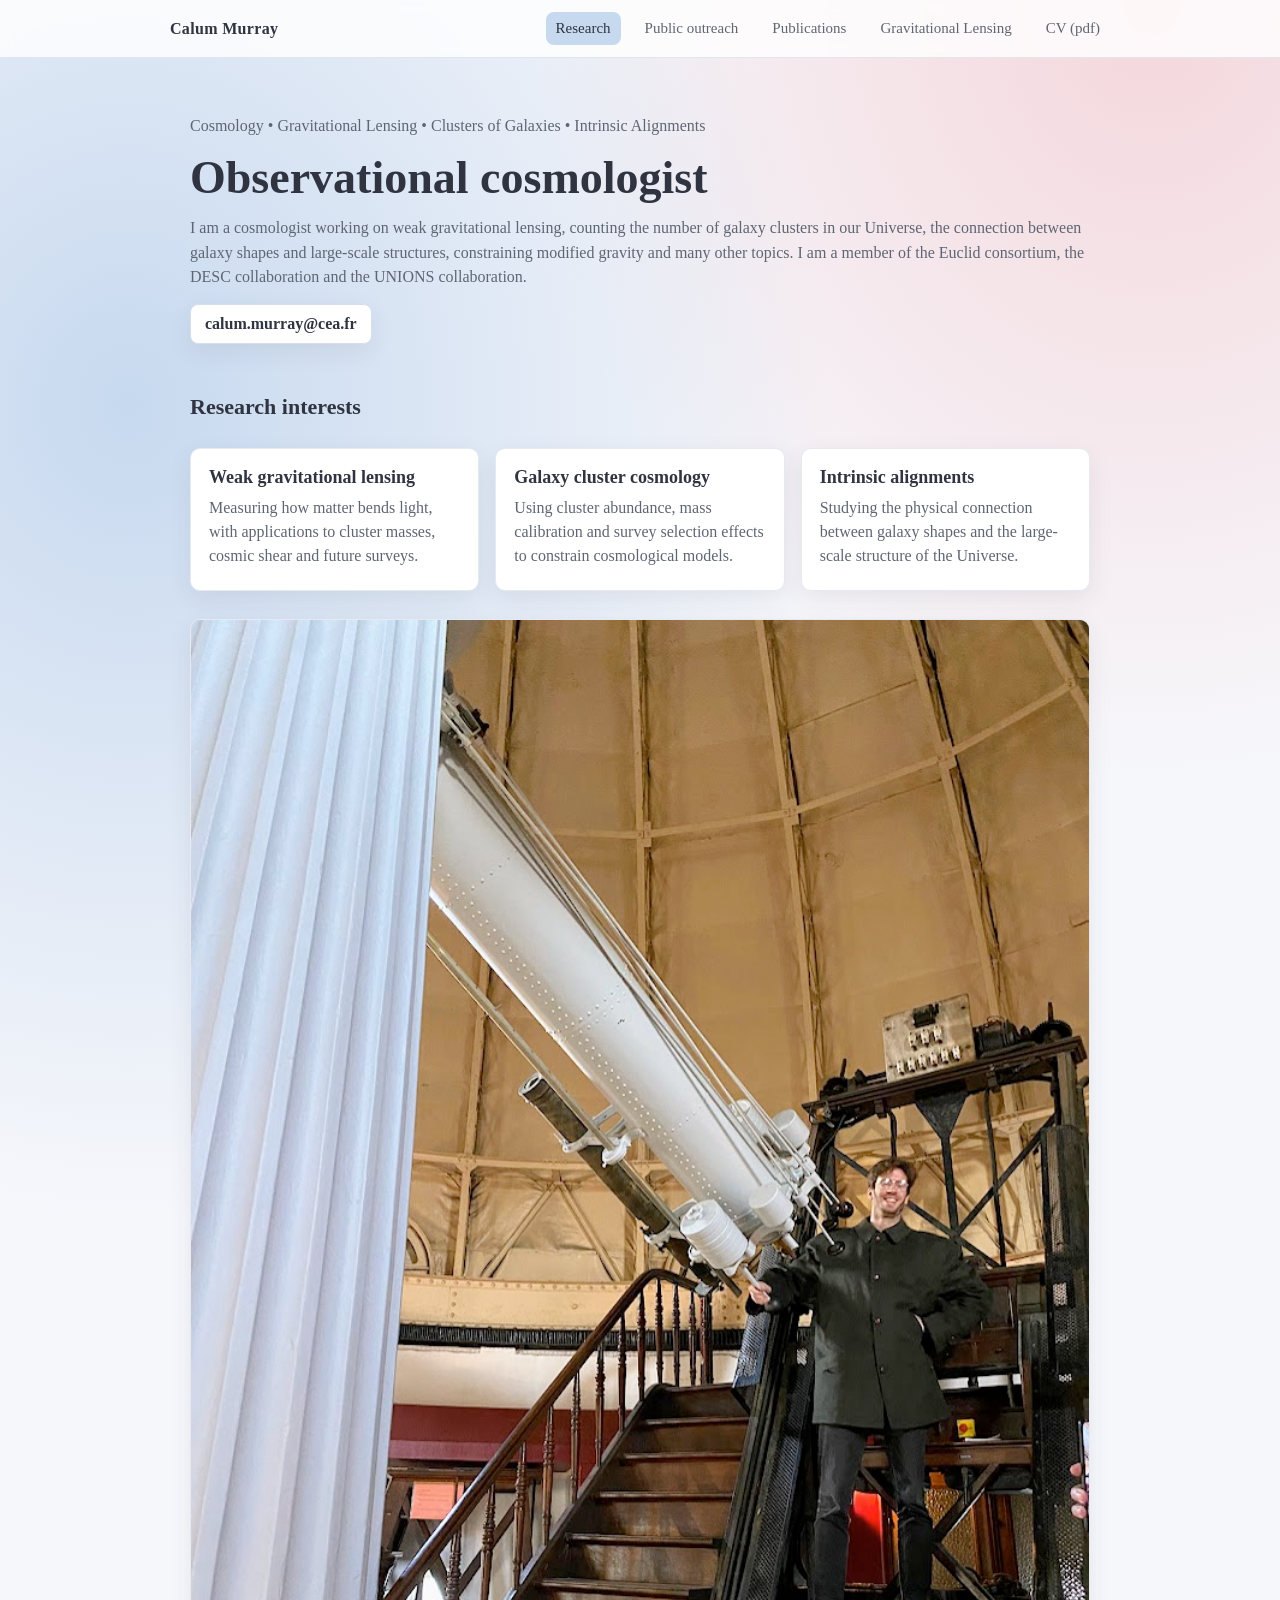
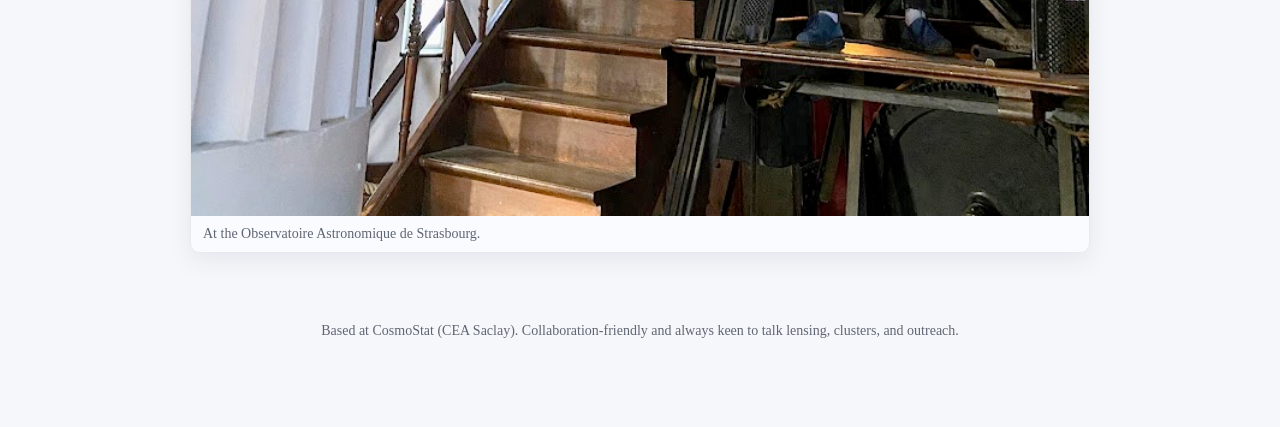
<file: index.html>
<!DOCTYPE html>
<html lang="en">
<head>
  <meta charset="UTF-8" />
  <meta name="viewport" content="width=device-width, initial-scale=1.0" />
  <title>Calum Murray | Cosmology, Weak Lensing &amp; Galaxy Clusters</title>
  <meta
    name="description"
    content="Calum Murray is an observational cosmologist at CosmoStat, CEA Saclay, working on weak gravitational lensing, galaxy clusters, intrinsic alignments, modified gravity, Euclid, DESC and UNIONS."
  />
  <meta name="author" content="Calum Murray" />
  <meta name="robots" content="index, follow" />
  <link rel="canonical" href="https://calumhrmurray.github.io/calumhrmurray/" />
  <meta property="og:type" content="profile" />
  <meta property="og:site_name" content="Calum Murray" />
  <meta property="og:title" content="Calum Murray | Cosmology, Weak Lensing &amp; Galaxy Clusters" />
  <meta
    property="og:description"
    content="Observational cosmologist working on weak gravitational lensing, galaxy clusters, intrinsic alignments, modified gravity, Euclid, DESC and UNIONS."
  />
  <meta property="og:url" content="https://calumhrmurray.github.io/calumhrmurray/" />
  <meta name="twitter:card" content="summary" />
  <meta name="twitter:title" content="Calum Murray | Cosmology, Weak Lensing &amp; Galaxy Clusters" />
  <meta
    name="twitter:description"
    content="Observational cosmologist working on weak gravitational lensing, galaxy clusters, intrinsic alignments, modified gravity, Euclid, DESC and UNIONS."
  />
  <link rel="stylesheet" href="styles.css" />
  <script type="application/ld+json">
    {
      "@context": "https://schema.org",
      "@type": "Person",
      "name": "Calum Murray",
      "url": "https://calumhrmurray.github.io/calumhrmurray/",
      "jobTitle": "Observational cosmologist",
      "email": "mailto:calum.murray@cea.fr",
      "affiliation": {
        "@type": "Organization",
        "name": "CosmoStat, CEA Saclay",
        "url": "https://www.cosmostat.org/"
      },
      "description": "Calum Murray is an observational cosmologist working on weak gravitational lensing, galaxy clusters, intrinsic alignments and modified gravity.",
      "knowsAbout": [
        "Cosmology",
        "Weak gravitational lensing",
        "Galaxy clusters",
        "Intrinsic alignments",
        "Modified gravity",
        "Euclid",
        "LSST DESC",
        "UNIONS"
      ],
      "sameAs": [
        "https://www.cosmostat.org/people/calum-murray",
        "https://github.com/calumhrmurray"
      ]
    }
  </script>
</head>
<body>
  <nav class="navbar">
    <div class="navbar__inner">
      <a class="brand" href="index.html">Calum Murray</a>
      <div class="nav-links">
        <a href="index.html" aria-current="page">Research</a>
        <a href="outreach.html">Public outreach</a>
        <a href="publications.html">Publications</a>
        <a href="weak_lens.html">Gravitational Lensing</a>
        <a href="cv.pdf" target="_blank" rel="noopener">CV (pdf)</a>
      </div>
    </div>
  </nav>

  <div class="page">
    <header class="hero">
      <p class="muted">Cosmology • Gravitational Lensing • Clusters of Galaxies • Intrinsic Alignments</p>
      <h1>Observational cosmologist</h1>
      <p>I am a cosmologist working on weak gravitational lensing, counting the number of galaxy clusters in our Universe, the connection between galaxy shapes and large-scale structures, constraining modified gravity and many other topics. I am a member of the Euclid consortium, the DESC collaboration and the UNIONS collaboration.</p>
      <div class="hero__actions">
        <a class="button" href="mailto:calum.murray@cea.fr">calum.murray@cea.fr</a>
      </div>
    </header>

    <section aria-labelledby="research-interests">
      <h2 class="section-title" id="research-interests">Research interests</h2>
      <div class="grid">
        <article class="card">
          <h3>Weak gravitational lensing</h3>
          <p>Measuring how matter bends light, with applications to cluster masses, cosmic shear and future surveys.</p>
        </article>
        <article class="card">
          <h3>Galaxy cluster cosmology</h3>
          <p>Using cluster abundance, mass calibration and survey selection effects to constrain cosmological models.</p>
        </article>
        <article class="card">
          <h3>Intrinsic alignments</h3>
          <p>Studying the physical connection between galaxy shapes and the large-scale structure of the Universe.</p>
        </article>
      </div>
    </section>

    <figure class="figure">
      <img
        id="profile-photo"
        alt="Standing beside a historic telescope inside an observatory dome."
        role="button"
        tabindex="0"
        aria-pressed="false"
      />
      <figcaption>At the Observatoire Astronomique de Strasbourg.</figcaption>
    </figure>
    <script src="photo-data.js"></script>
    <script>
      const photo = document.getElementById('profile-photo');

      function buildMonochromeVersion() {
        return new Promise((resolve, reject) => {
          if (!photo) {
            reject(new Error('Profile photo not found'));
            return;
          }

          const process = () => {
            const canvas = document.createElement('canvas');
            canvas.width = photo.naturalWidth;
            canvas.height = photo.naturalHeight;
            const ctx = canvas.getContext('2d');
            ctx.drawImage(photo, 0, 0);

            const imageData = ctx.getImageData(0, 0, canvas.width, canvas.height);
            const data = imageData.data;

            for (let i = 0; i < data.length; i += 4) {
              const r = data[i];
              const g = data[i + 1];
              const b = data[i + 2];
              // Luminance-preserving grayscale conversion
              const gray = 0.299 * r + 0.587 * g + 0.114 * b;
              data[i] = gray;
              data[i + 1] = gray;
              data[i + 2] = gray;
            }

            ctx.putImageData(imageData, 0, 0);
            const altSrc = canvas.toDataURL('image/png');
            resolve(altSrc);
          };

          if (photo.complete) {
            process();
          } else {
            photo.addEventListener('load', process, { once: true });
            photo.addEventListener('error', reject, { once: true });
          }
        });
      }

      if (photo) {
        const originalSrc = window.PROFILE_PHOTO_SRC || photo.getAttribute('src');
        if (originalSrc) {
          photo.src = originalSrc;
        }
        let monochromeSrc = null;

        const togglePhoto = async () => {
          try {
            if (!monochromeSrc) {
              monochromeSrc = await buildMonochromeVersion();
            }

            const useMonochrome = !photo.classList.contains('is-monochrome');
            photo.classList.toggle('is-monochrome', useMonochrome);
            photo.setAttribute('aria-pressed', useMonochrome);
            photo.src = useMonochrome ? monochromeSrc : originalSrc;
          } catch (err) {
            console.error('Could not build monochrome photo', err);
          }
        };

        photo.addEventListener('click', togglePhoto);
        photo.addEventListener('keydown', event => {
          if (event.key === 'Enter' || event.key === ' ') {
            event.preventDefault();
            togglePhoto();
          }
        });
      }
    </script>

    <footer>
      <p>Based at CosmoStat (CEA Saclay). Collaboration-friendly and always keen to talk lensing, clusters, and outreach.</p>
    </footer>
  </div>
</body>
</html>
</file>
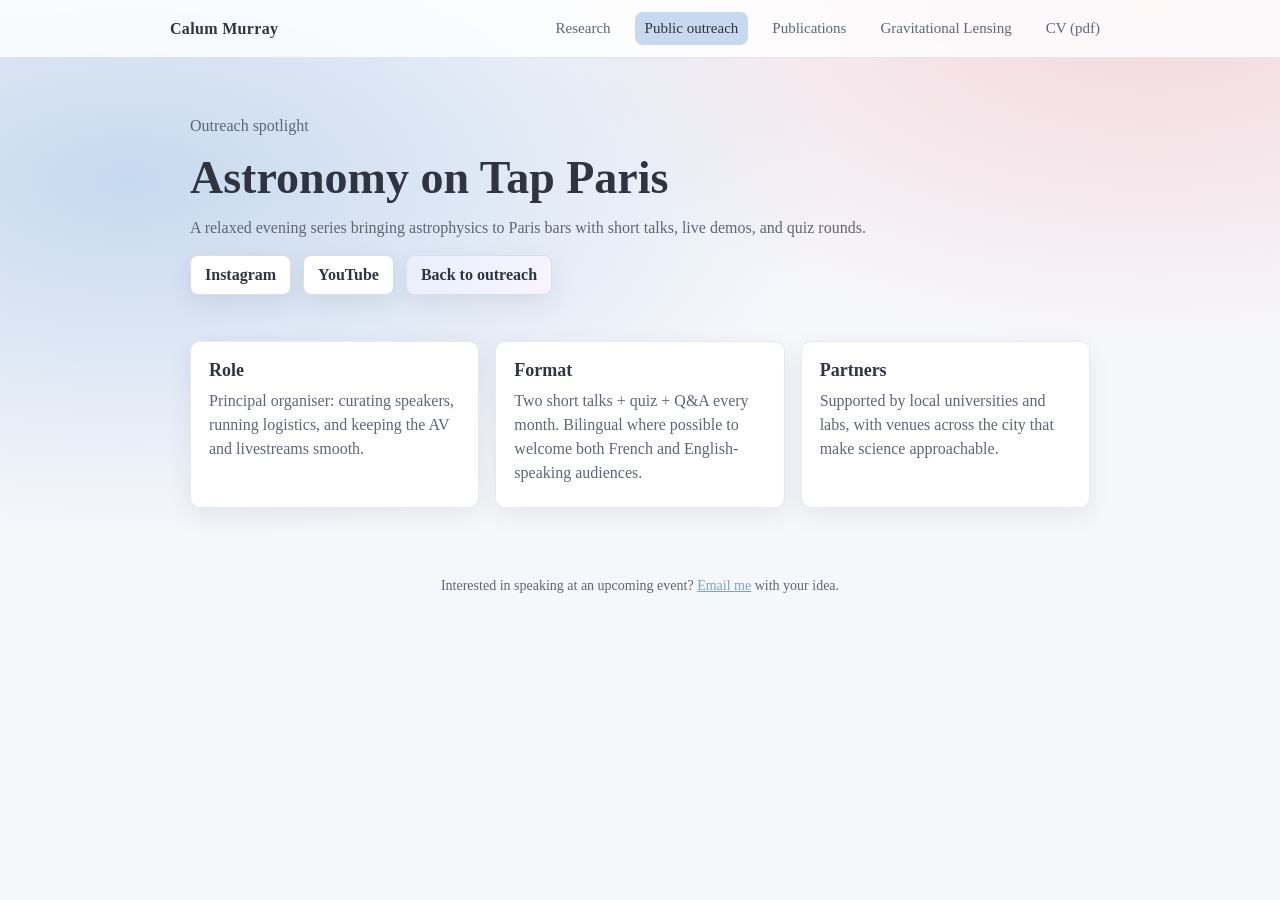
<file: aot.html>
<!DOCTYPE html>
<html lang="en">
<head>
  <meta charset="UTF-8" />
  <meta name="viewport" content="width=device-width, initial-scale=1.0" />
  <title>Astronomy on Tap Paris | Calum Murray</title>
  <meta
    name="description"
    content="Astronomy on Tap Paris outreach activities organised by Calum Murray, with relaxed astrophysics talks, live demonstrations and quiz rounds."
  />
  <meta name="author" content="Calum Murray" />
  <meta name="robots" content="index, follow" />
  <link rel="canonical" href="https://calumhrmurray.github.io/calumhrmurray/aot.html" />
  <meta property="og:type" content="website" />
  <meta property="og:site_name" content="Calum Murray" />
  <meta property="og:title" content="Astronomy on Tap Paris | Calum Murray" />
  <meta
    property="og:description"
    content="A relaxed public astronomy series in Paris, organised by Calum Murray, with short talks, live demonstrations and quizzes."
  />
  <meta property="og:url" content="https://calumhrmurray.github.io/calumhrmurray/aot.html" />
  <meta name="twitter:card" content="summary" />
  <meta name="twitter:title" content="Astronomy on Tap Paris | Calum Murray" />
  <meta
    name="twitter:description"
    content="A relaxed public astronomy series in Paris, organised by Calum Murray, with short talks, live demonstrations and quizzes."
  />
  <link rel="stylesheet" href="styles.css" />
</head>
<body>
  <nav class="navbar">
    <div class="navbar__inner">
      <a class="brand" href="index.html">Calum Murray</a>
      <div class="nav-links">
        <a href="index.html">Research</a>
        <a href="outreach.html" aria-current="page">Public outreach</a>
        <a href="publications.html">Publications</a>
        <a href="weak_lens.html">Gravitational Lensing</a>
        <a href="cv.pdf" target="_blank" rel="noopener">CV (pdf)</a>
      </div>
    </div>
  </nav>

  <div class="page">
    <header class="hero">
      <p class="muted">Outreach spotlight</p>
      <h1>Astronomy on Tap Paris</h1>
      <p>A relaxed evening series bringing astrophysics to Paris bars with short talks, live demos, and quiz rounds.</p>
      <div class="hero__actions">
        <a class="button" href="https://www.instagram.com/aotparis/" target="_blank" rel="noopener">Instagram</a>
        <a class="button" href="https://www.youtube.com/@AoTParis" target="_blank" rel="noopener">YouTube</a>
        <a class="button secondary" href="outreach.html">Back to outreach</a>
      </div>
    </header>

    <section>
      <div class="grid">
        <div class="card">
          <h3>Role</h3>
          <p>Principal organiser: curating speakers, running logistics, and keeping the AV and livestreams smooth.</p>
        </div>
        <div class="card">
          <h3>Format</h3>
          <p>Two short talks + quiz + Q&amp;A every month. Bilingual where possible to welcome both French and English-speaking audiences.</p>
        </div>
        <div class="card">
          <h3>Partners</h3>
          <p>Supported by local universities and labs, with venues across the city that make science approachable.</p>
        </div>
      </div>
    </section>

    <footer>
      <p>Interested in speaking at an upcoming event? <a href="mailto:calum.murray@cea.fr">Email me</a> with your idea.</p>
    </footer>
  </div>
</body>
</html>
</file>
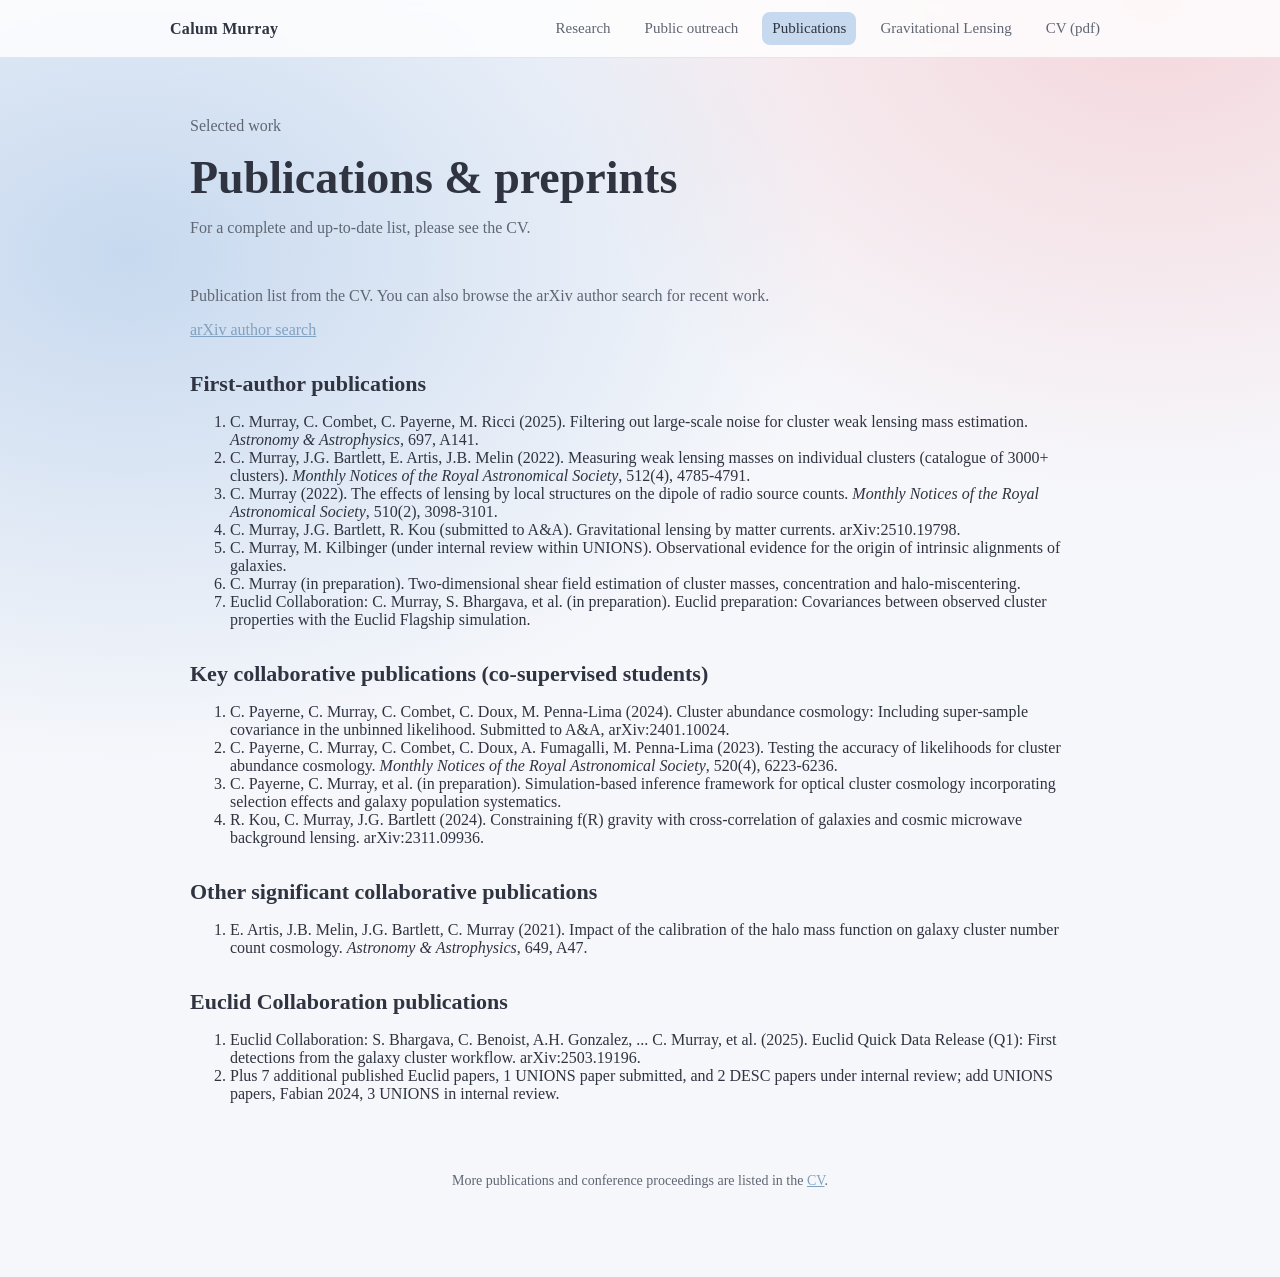
<file: publications.html>
<!DOCTYPE html>
<html lang="en">
<head>
  <meta charset="UTF-8" />
  <meta name="viewport" content="width=device-width, initial-scale=1.0" />
  <title>Calum Murray | Publications and Preprints</title>
  <meta
    name="description"
    content="Selected publications and preprints by Calum Murray on weak gravitational lensing, galaxy cluster cosmology, modified gravity and large-scale structure."
  />
  <meta name="author" content="Calum Murray" />
  <meta name="robots" content="index, follow" />
  <link rel="canonical" href="https://calumhrmurray.github.io/calumhrmurray/publications.html" />
  <meta property="og:type" content="website" />
  <meta property="og:site_name" content="Calum Murray" />
  <meta property="og:title" content="Calum Murray | Publications and Preprints" />
  <meta
    property="og:description"
    content="Selected cosmology publications and preprints by Calum Murray, including weak lensing, galaxy clusters and large-scale structure."
  />
  <meta property="og:url" content="https://calumhrmurray.github.io/calumhrmurray/publications.html" />
  <meta name="twitter:card" content="summary" />
  <meta name="twitter:title" content="Calum Murray | Publications and Preprints" />
  <meta
    name="twitter:description"
    content="Selected cosmology publications and preprints by Calum Murray, including weak lensing, galaxy clusters and large-scale structure."
  />
  <link rel="stylesheet" href="styles.css" />
</head>
<body>
  <nav class="navbar">
    <div class="navbar__inner">
      <a class="brand" href="index.html">Calum Murray</a>
      <div class="nav-links">
        <a href="index.html">Research</a>
        <a href="outreach.html">Public outreach</a>
        <a href="publications.html" aria-current="page">Publications</a>
        <a href="weak_lens.html">Gravitational Lensing</a>
        <a href="cv.pdf" target="_blank" rel="noopener">CV (pdf)</a>
      </div>
    </div>
  </nav>

  <div class="page">
    <header class="hero">
      <p class="muted">Selected work</p>
      <h1>Publications &amp; preprints</h1>
      <p>For a complete and up-to-date list, please see the CV.</p>
    </header>

    <section>
      <p class="muted">Publication list from the CV. You can also browse the arXiv author search for recent work.</p>
      <p><a href="https://arxiv.org/search/astro-ph?query=Calum+Murray&searchtype=author" target="_blank" rel="noopener">arXiv author search</a></p>
    </section>

    <section>
      <h2 class="section-title">First-author publications</h2>
      <ol>
        <li>C. Murray, C. Combet, C. Payerne, M. Ricci (2025). Filtering out large-scale noise for cluster weak lensing mass estimation. <em>Astronomy &amp; Astrophysics</em>, 697, A141.</li>
        <li>C. Murray, J.G. Bartlett, E. Artis, J.B. Melin (2022). Measuring weak lensing masses on individual clusters (catalogue of 3000+ clusters). <em>Monthly Notices of the Royal Astronomical Society</em>, 512(4), 4785-4791.</li>
        <li>C. Murray (2022). The effects of lensing by local structures on the dipole of radio source counts. <em>Monthly Notices of the Royal Astronomical Society</em>, 510(2), 3098-3101.</li>
        <li>C. Murray, J.G. Bartlett, R. Kou (submitted to A&amp;A). Gravitational lensing by matter currents. arXiv:2510.19798.</li>
        <li>C. Murray, M. Kilbinger (under internal review within UNIONS). Observational evidence for the origin of intrinsic alignments of galaxies.</li>
        <li>C. Murray (in preparation). Two-dimensional shear field estimation of cluster masses, concentration and halo-miscentering.</li>
        <li>Euclid Collaboration: C. Murray, S. Bhargava, et al. (in preparation). Euclid preparation: Covariances between observed cluster properties with the Euclid Flagship simulation.</li>
      </ol>
    </section>

    <section>
      <h2 class="section-title">Key collaborative publications (co-supervised students)</h2>
      <ol>
        <li>C. Payerne, C. Murray, C. Combet, C. Doux, M. Penna-Lima (2024). Cluster abundance cosmology: Including super-sample covariance in the unbinned likelihood. Submitted to A&amp;A, arXiv:2401.10024.</li>
        <li>C. Payerne, C. Murray, C. Combet, C. Doux, A. Fumagalli, M. Penna-Lima (2023). Testing the accuracy of likelihoods for cluster abundance cosmology. <em>Monthly Notices of the Royal Astronomical Society</em>, 520(4), 6223-6236.</li>
        <li>C. Payerne, C. Murray, et al. (in preparation). Simulation-based inference framework for optical cluster cosmology incorporating selection effects and galaxy population systematics.</li>
        <li>R. Kou, C. Murray, J.G. Bartlett (2024). Constraining f(R) gravity with cross-correlation of galaxies and cosmic microwave background lensing. arXiv:2311.09936.</li>
      </ol>
    </section>

    <section>
      <h2 class="section-title">Other significant collaborative publications</h2>
      <ol>
        <li>E. Artis, J.B. Melin, J.G. Bartlett, C. Murray (2021). Impact of the calibration of the halo mass function on galaxy cluster number count cosmology. <em>Astronomy &amp; Astrophysics</em>, 649, A47.</li>
      </ol>
    </section>

    <section>
      <h2 class="section-title">Euclid Collaboration publications</h2>
      <ol>
        <li>Euclid Collaboration: S. Bhargava, C. Benoist, A.H. Gonzalez, ... C. Murray, et al. (2025). Euclid Quick Data Release (Q1): First detections from the galaxy cluster workflow. arXiv:2503.19196.</li>
        <li>Plus 7 additional published Euclid papers, 1 UNIONS paper submitted, and 2 DESC papers under internal review; add UNIONS papers, Fabian 2024, 3 UNIONS in internal review.</li>
      </ol>
    </section>

    <footer>
      <p>More publications and conference proceedings are listed in the <a href="cv.pdf" target="_blank" rel="noopener">CV</a>.</p>
    </footer>
  </div>
</body>
</html>
</file>
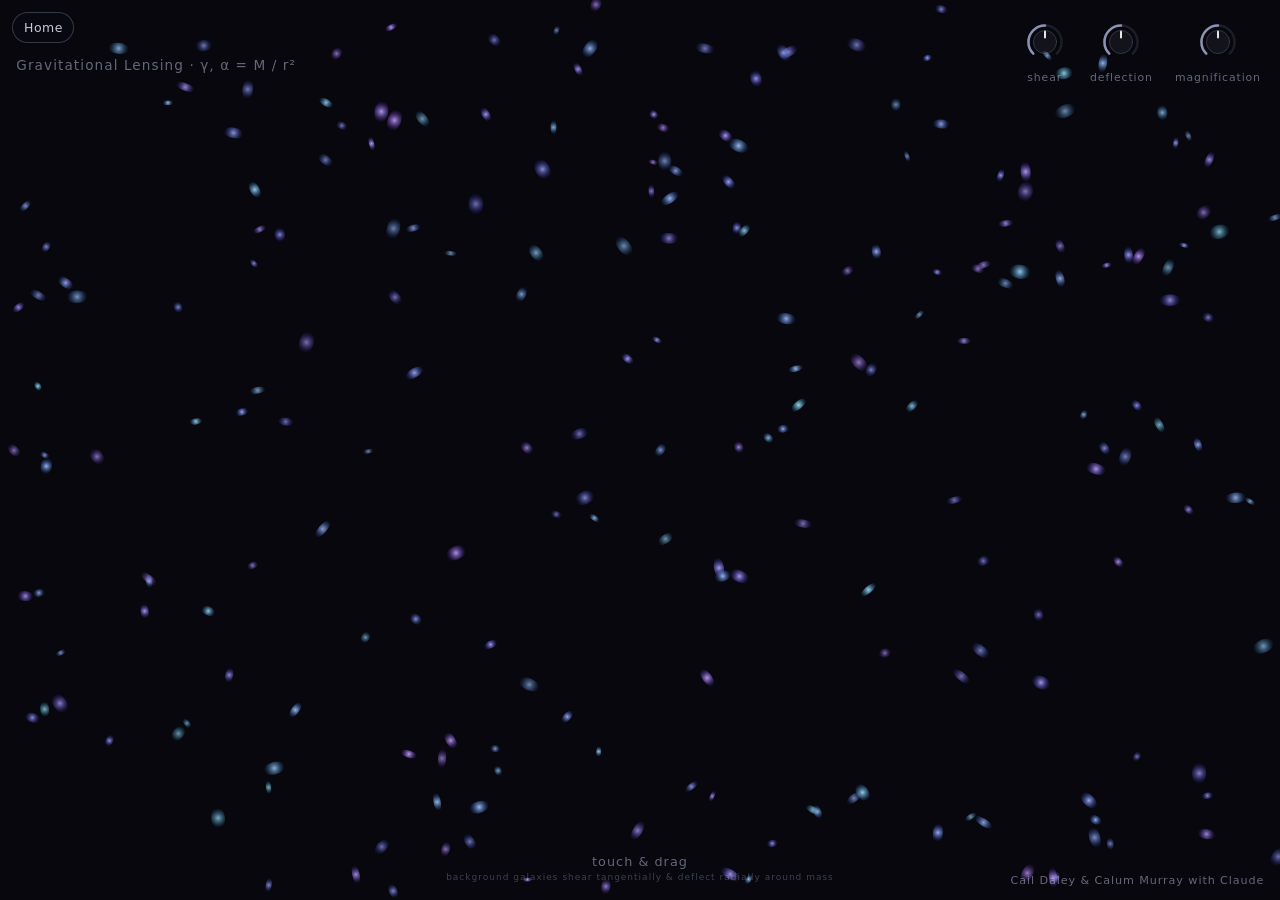
<file: weak_lens.html>
<!DOCTYPE html>
<html lang="en">
<head>
<meta charset="utf-8">
<meta name="viewport" content="width=device-width, initial-scale=1.0, viewport-fit=cover">
<title>Gravitational Lensing | Calum Murray</title>
<meta name="description" content="Interactive gravitational lensing visualization by Calum Murray showing shear, deflection and magnification around a mass." />
<meta name="author" content="Calum Murray" />
<meta name="robots" content="index, follow" />
<link rel="canonical" href="https://calumhrmurray.github.io/calumhrmurray/weak_lens.html" />
<meta property="og:type" content="website" />
<meta property="og:site_name" content="Calum Murray" />
<meta property="og:title" content="Gravitational Lensing | Calum Murray" />
<meta property="og:description" content="Interactive gravitational lensing visualization showing shear, deflection and magnification around a mass." />
<meta property="og:url" content="https://calumhrmurray.github.io/calumhrmurray/weak_lens.html" />
<meta name="twitter:card" content="summary" />
<meta name="twitter:title" content="Gravitational Lensing | Calum Murray" />
<meta name="twitter:description" content="Interactive gravitational lensing visualization showing shear, deflection and magnification around a mass." />
<style>
  html, body {
    margin: 0; padding: 0; height: 100%;
    background: #07070d;
    overflow: hidden;
    touch-action: none;
    -webkit-user-select: none; user-select: none;
    font-family: -apple-system, BlinkMacSystemFont, "SF Pro", system-ui, sans-serif;
  }
  canvas { display: block; }
  .home-link {
    position: fixed;
    top: 1em;
    left: 1em;
    z-index: 2;
    color: rgba(245, 245, 255, 0.82);
    text-decoration: none;
    border: 1px solid rgba(220, 220, 255, 0.22);
    border-radius: 999px;
    padding: 0.55em 0.85em;
    background: rgba(12, 12, 22, 0.58);
    backdrop-filter: blur(8px);
    letter-spacing: 0.04em;
    font-size: 0.78em;
  }
  .home-link:hover,
  .home-link:focus {
    color: rgba(255, 255, 255, 0.96);
    border-color: rgba(220, 220, 255, 0.46);
    outline: none;
  }
  .label {
    position: fixed;
    color: rgba(220, 220, 255, 0.45);
    pointer-events: none;
    letter-spacing: 0.08em;
  }
  .title { top: 4.2em; left: 1.2em; font-size: 0.85em; }
  .hint { bottom: 1.4em; left: 0; right: 0; text-align: center; font-size: 0.8em; }
  .credits { bottom: 1.2em; right: 1.4em; font-size: 0.7em; text-align: right; }
  .sub { font-size: 0.7em; opacity: 0.6; margin-top: 0.3em; }
  .controls {
    position: fixed;
    top: 1.2em;
    right: 1.2em;
    display: flex;
    gap: 1.4em;
  }
  .dial-wrap {
    display: flex;
    flex-direction: column;
    align-items: center;
    gap: 0.35em;
  }
  .dial-canvas { cursor: ns-resize; touch-action: none; }
  .dial-label {
    font-size: 0.68em;
    color: rgba(220, 220, 255, 0.45);
    letter-spacing: 0.08em;
  }
</style>
</head>
<body>
<canvas id="c"></canvas>
<a class="home-link" href="index.html">Home</a>
<div class="label title">Gravitational Lensing · γ, α = M / r²</div>
<div class="label hint">
  touch &amp; drag
  <div class="sub">background galaxies shear tangentially &amp; deflect radially around mass</div>
</div>
<div class="label credits">Cail Daley &amp; Calum Murray with Claude</div>
<div class="controls">
  <div class="dial-wrap">
    <canvas class="dial-canvas" id="dial-shear"></canvas>
    <span class="dial-label">shear</span>
  </div>
  <div class="dial-wrap">
    <canvas class="dial-canvas" id="dial-deflect"></canvas>
    <span class="dial-label">deflection</span>
  </div>
  <div class="dial-wrap">
    <canvas class="dial-canvas" id="dial-magnify"></canvas>
    <span class="dial-label">magnification</span>
  </div>
</div>
<script>
const c = document.getElementById('c');
const ctx = c.getContext('2d');
let W = 0, H = 0, DPR = 1;

function resize() {
  DPR = window.devicePixelRatio || 1;
  W = innerWidth; H = innerHeight;
  c.width = W * DPR; c.height = H * DPR;
  c.style.width = W + 'px'; c.style.height = H + 'px';
  ctx.setTransform(DPR, 0, 0, DPR, 0, 0);
  placeGalaxies();
}

const N = 220;
let galaxies = [];

function placeGalaxies() {
  galaxies = [];
  for (let i = 0; i < N; i++) {
    galaxies.push({
      x: Math.random() * W,
      y: Math.random() * H,
      a: 5 + Math.random() * 6,
      e0: 0.3 + Math.random() * 0.35,         // intrinsic ellipticity
      theta0: Math.random() * Math.PI,        // intrinsic orientation
      hue: 195 + Math.random() * 70,          // blue → violet → soft rose
      vx: (Math.random() - 0.5) * 0.05,
      vy: (Math.random() - 0.5) * 0.05,
      phase: Math.random() * Math.PI * 2,     // for subtle twinkle
    });
  }
}

let mass = null;             // active touch
let ghost = null;            // fading after release
function setMass(x, y) { mass = { x, y }; ghost = null; }
function releaseMass() {
  if (mass) ghost = { x: mass.x, y: mass.y, life: 1.0 };
  mass = null;
}

c.addEventListener('pointerdown', e => setMass(e.clientX, e.clientY));
c.addEventListener('pointermove', e => {
  if (mass !== null) setMass(e.clientX, e.clientY);
});
c.addEventListener('pointerup', releaseMass);
c.addEventListener('pointercancel', releaseMass);
c.addEventListener('pointerleave', releaseMass);

const M_STRENGTH = 9000;        // shear strength
const DEFLECT_STRENGTH = 18000; // deflection strength (apparent position shift)

// Dial values: 0 = off, 1 = nominal strength, 2 = double
const dialValues = { shear: 1, deflect: 1, magnify: 1 };

const DIAL_START = 3 * Math.PI / 4;  // 7:30 o'clock in canvas coords
const DIAL_SWEEP = 3 * Math.PI / 2;  // 270° total sweep

function drawDialCanvas(canvas, value) {
  const dpr = window.devicePixelRatio || 1;
  const size = 46;
  canvas.width = size * dpr;
  canvas.height = size * dpr;
  canvas.style.width = size + 'px';
  canvas.style.height = size + 'px';
  const dc = canvas.getContext('2d');
  dc.setTransform(dpr, 0, 0, dpr, 0, 0);

  const cx = size / 2, cy = size / 2, r = size * 0.36;
  const currentAngle = DIAL_START + (value / 2) * DIAL_SWEEP;

  // Track arc (full range, dim)
  dc.beginPath();
  dc.arc(cx, cy, r, DIAL_START, DIAL_START + DIAL_SWEEP);
  dc.strokeStyle = 'rgba(220,220,255,0.1)';
  dc.lineWidth = 2.5; dc.lineCap = 'round';
  dc.stroke();

  // Filled arc (0 → current value)
  if (value > 0.01) {
    dc.beginPath();
    dc.arc(cx, cy, r, DIAL_START, currentAngle);
    dc.strokeStyle = 'rgba(200,210,255,0.65)';
    dc.lineWidth = 2.5; dc.lineCap = 'round';
    dc.stroke();
  }

  // Knob body
  dc.beginPath();
  dc.arc(cx, cy, r - 5, 0, Math.PI * 2);
  dc.fillStyle = 'rgba(220,220,255,0.06)';
  dc.fill();
  dc.strokeStyle = 'rgba(220,220,255,0.18)';
  dc.lineWidth = 1; dc.stroke();

  // Indicator tick
  const i1 = r - 12, i2 = r - 6;
  dc.beginPath();
  dc.moveTo(cx + i1 * Math.cos(currentAngle), cy + i1 * Math.sin(currentAngle));
  dc.lineTo(cx + i2 * Math.cos(currentAngle), cy + i2 * Math.sin(currentAngle));
  dc.strokeStyle = 'rgba(255,255,255,0.9)';
  dc.lineWidth = 2; dc.lineCap = 'round';
  dc.stroke();
}

function setupDials() {
  for (const name of ['shear', 'deflect', 'magnify']) {
    const canvas = document.getElementById('dial-' + name);
    drawDialCanvas(canvas, dialValues[name]);

    let startY, startVal;
    canvas.addEventListener('pointerdown', e => {
      startY = e.clientY; startVal = dialValues[name];
      canvas.setPointerCapture(e.pointerId);
      e.preventDefault();
    });
    canvas.addEventListener('pointermove', e => {
      if (startY === undefined) return;
      dialValues[name] = Math.max(0, Math.min(2, startVal + (startY - e.clientY) / 120));
      drawDialCanvas(canvas, dialValues[name]);
      e.preventDefault();
    });
    canvas.addEventListener('pointerup', () => { startY = undefined; });
  }
}
setupDials();

function draw(t) {
  ctx.fillStyle = '#07070d';
  ctx.fillRect(0, 0, W, H);

  const lens = mass || (ghost && ghost.life > 0 ? ghost : null);

  for (const g of galaxies) {
    // drift
    g.x += g.vx; g.y += g.vy;
    if (g.x < -10) g.x = W + 10; else if (g.x > W + 10) g.x = -10;
    if (g.y < -10) g.y = H + 10; else if (g.y > H + 10) g.y = -10;

    let theta = g.theta0;
    let e = g.e0;
    let mag = 1.0;
    let drawX = g.x;
    let drawY = g.y;

    if (lens) {
      const dx = g.x - lens.x;
      const dy = g.y - lens.y;
      const r2 = dx*dx + dy*dy + 600;       // softening core
      const phi = Math.atan2(dy, dx);
      const baseShear = M_STRENGTH / r2;

      if (dialValues.shear > 0) {
        const w = Math.min(1, baseShear * dialValues.shear);
        const tang = phi + Math.PI / 2;
        const ix = g.e0 * Math.cos(2 * g.theta0);
        const iy = g.e0 * Math.sin(2 * g.theta0);
        const sx = w * Math.cos(2 * tang);
        const sy = w * Math.sin(2 * tang);
        const ex = ix + sx; const ey = iy + sy;
        e = Math.min(0.92, Math.sqrt(ex*ex + ey*ey));
        theta = 0.5 * Math.atan2(ey, ex);
      }

      if (dialValues.magnify > 0) {
        const kappa = Math.min(0.65, baseShear * 0.8 * dialValues.magnify);
        mag = Math.min(3.0, 1 / Math.max(0.1, (1 - kappa) * (1 - kappa)));
      }

      if (dialValues.deflect > 0) {
        drawX = g.x + DEFLECT_STRENGTH * dialValues.deflect * dx / r2;
        drawY = g.y + DEFLECT_STRENGTH * dialValues.deflect * dy / r2;
      }
    }

    const a = g.a * mag;
    const b = a * (1 - e);

    const tw = 0.85 + 0.15 * Math.sin(t * 0.001 + g.phase);

    ctx.save();
    ctx.translate(drawX, drawY);
    ctx.rotate(theta);
    const grad = ctx.createRadialGradient(0, 0, 0, 0, 0, a);
    grad.addColorStop(0, `hsla(${g.hue}, 75%, 80%, ${0.95 * tw})`);
    grad.addColorStop(0.6, `hsla(${g.hue}, 65%, 60%, ${0.35 * tw})`);
    grad.addColorStop(1, `hsla(${g.hue}, 60%, 40%, 0)`);
    ctx.fillStyle = grad;
    ctx.beginPath();
    ctx.ellipse(0, 0, a, b, 0, 0, Math.PI * 2);
    ctx.fill();
    ctx.restore();
  }

  // draw lens marker
  if (lens) {
    const alpha = mass ? 0.55 : 0.55 * ghost.life;
    const grad = ctx.createRadialGradient(lens.x, lens.y, 0, lens.x, lens.y, 40);
    grad.addColorStop(0, `rgba(255, 235, 200, ${alpha})`);
    grad.addColorStop(0.4, `rgba(255, 200, 150, ${alpha * 0.4})`);
    grad.addColorStop(1, 'rgba(255, 200, 150, 0)');
    ctx.fillStyle = grad;
    ctx.beginPath();
    ctx.arc(lens.x, lens.y, 40, 0, Math.PI * 2);
    ctx.fill();

    // tiny dot in the center
    ctx.fillStyle = `rgba(255, 250, 230, ${alpha})`;
    ctx.beginPath();
    ctx.arc(lens.x, lens.y, 2.2, 0, Math.PI * 2);
    ctx.fill();
  }

  if (ghost) {
    ghost.life -= 0.025;
    if (ghost.life <= 0) ghost = null;
  }

  requestAnimationFrame(draw);
}

window.addEventListener('resize', resize);
resize();
requestAnimationFrame(draw);
</script>
</body>
</html>
</file>
<file: styles.css>
:root {
  --bg: #f6f7fb;
  --panel: #ffffff;
  --ink: #2f3440;
  --muted: #5f6673;
  --accent: #81a1c1;
  --accent-soft: #c7d9ef;
  --accent-rose: #f4d7dc;
  --shadow: 0 8px 24px rgba(47, 52, 64, 0.08);
  --radius: 10px;
}

* { box-sizing: border-box; }

body {
  margin: 0;
  font-family: "Palatino", "Palatino Linotype", "Book Antiqua", Georgia, serif;
  background: radial-gradient(110% 80% at 10% 20%, var(--accent-soft), transparent 50%),
              radial-gradient(90% 70% at 90% 0%, var(--accent-rose), transparent 55%),
              var(--bg);
  color: var(--ink);
  min-height: 100vh;
}

a { color: var(--accent); }

a:hover { color: #4f6a8c; }

.page {
  max-width: 940px;
  margin: 0 auto;
  padding: 0 20px 64px;
}

.navbar {
  position: sticky;
  top: 0;
  z-index: 5;
  background: rgba(255, 255, 255, 0.8);
  backdrop-filter: blur(6px);
  border-bottom: 1px solid #e2e5ec;
}

.navbar__inner {
  display: flex;
  align-items: center;
  justify-content: space-between;
  flex-wrap: wrap;
  gap: 10px 16px;
  max-width: 980px;
  margin: 0 auto;
  padding: 12px 20px;
}

.brand {
  font-weight: 700;
  letter-spacing: 0.02em;
  color: var(--ink);
  text-decoration: none;
}

.nav-links {
  display: flex;
  flex-wrap: wrap;
  justify-content: flex-end;
  gap: 14px;
  font-size: 15px;
}

.nav-links a {
  color: var(--muted);
  text-decoration: none;
  padding: 8px 10px;
  border-radius: 8px;
}

.nav-links a:hover,
.nav-links a[aria-current="page"] {
  background: var(--accent-soft);
  color: var(--ink);
}

.hero {
  padding: 56px 0 18px;
}

.hero h1 {
  margin: 0 0 12px;
  font-size: clamp(32px, 4vw, 46px);
}

.hero p {
  margin: 0 0 12px;
  color: var(--muted);
  line-height: 1.55;
}

.hero__actions {
  display: flex;
  gap: 12px;
  flex-wrap: wrap;
  margin-top: 14px;
}

.button {
  display: inline-flex;
  align-items: center;
  justify-content: center;
  gap: 6px;
  padding: 10px 14px;
  border-radius: 8px;
  text-decoration: none;
  font-weight: 600;
  border: 1px solid #d6deea;
  color: var(--ink);
  background: #ffffff;
  box-shadow: var(--shadow);
}

.button.secondary {
  background: linear-gradient(120deg, #e8f0fb, #f8f4ff);
  color: #2f3440;
}

.grid {
  display: grid;
  grid-template-columns: repeat(auto-fit, minmax(240px, 1fr));
  gap: 16px;
  margin: 28px 0;
}

.card {
  background: var(--panel);
  border-radius: var(--radius);
  padding: 18px 18px 16px;
  box-shadow: var(--shadow);
  border: 1px solid #e6eaf0;
}

.card h3 {
  margin: 0 0 8px;
  font-size: 18px;
}

.card p {
  margin: 0 0 6px;
  color: var(--muted);
  line-height: 1.5;
}

.section-title {
  font-size: 22px;
  margin: 32px 0 12px;
}

.list {
  list-style: none;
  padding: 0;
  margin: 0;
}

.list li {
  background: #fff;
  border: 1px solid #e6eaf0;
  border-radius: var(--radius);
  padding: 14px 16px;
  margin-bottom: 10px;
  box-shadow: var(--shadow);
}

.list strong { display: block; margin-bottom: 4px; }

.muted { color: var(--muted); }

.figure {
  margin: 20px 0 10px;
  border-radius: var(--radius);
  overflow: hidden;
  box-shadow: var(--shadow);
  border: 1px solid #e6eaf0;
}

.figure img {
  width: 100%;
  display: block;
  cursor: pointer;
  transition: filter 0.45s ease, transform 0.4s ease;
}

.figure img:hover { transform: scale(1.01); }

.figure img.is-monochrome {
  filter: contrast(112%) brightness(102%);
}

.figure figcaption {
  padding: 10px 12px;
  font-size: 14px;
  color: var(--muted);
  background: #f9fbff;
}

.graph-card {
  background: var(--panel);
  border: 1px solid #e6eaf0;
  border-radius: var(--radius);
  box-shadow: var(--shadow);
  padding: 14px 14px 6px;
}

.graph-shell {
  border-radius: 8px;
  background: linear-gradient(180deg, rgba(129, 161, 193, 0.14), rgba(114, 182, 170, 0.12));
  border: 1px solid #d4deeb;
  height: 380px;
  overflow: hidden;
}

#graph svg {
  display: block;
  width: 100%;
  height: 100%;
}

.graph-node circle {
  cursor: grab;
}

.graph-node circle.is-dragging {
  cursor: grabbing;
}

.graph-node text {
  user-select: none;
  pointer-events: none;
}

.poster-grid {
  display: grid;
  grid-template-columns: repeat(auto-fit, minmax(220px, 1fr));
  gap: 20px;
  margin: 24px 0;
}

.poster-card {
  margin: 0;
  background: #fff;
  border: 1px solid #e6eaf0;
  border-radius: var(--radius);
  overflow: hidden;
  box-shadow: var(--shadow);
}

.poster-card img,
.poster-media {
  width: 100%;
  display: block;
}

.poster-card figcaption {
  padding: 10px 12px;
  font-size: 14px;
  color: var(--muted);
  background: #f9fbff;
}

footer {
  margin-top: 38px;
  padding: 18px 0 10px;
  color: var(--muted);
  font-size: 14px;
  text-align: center;
}

@media (max-width: 640px) {
  .navbar__inner {
    align-items: flex-start;
  }

  .nav-links {
    justify-content: flex-start;
    gap: 8px;
    width: 100%;
  }

  .nav-links a {
    padding: 7px 9px;
  }
}
</file>
